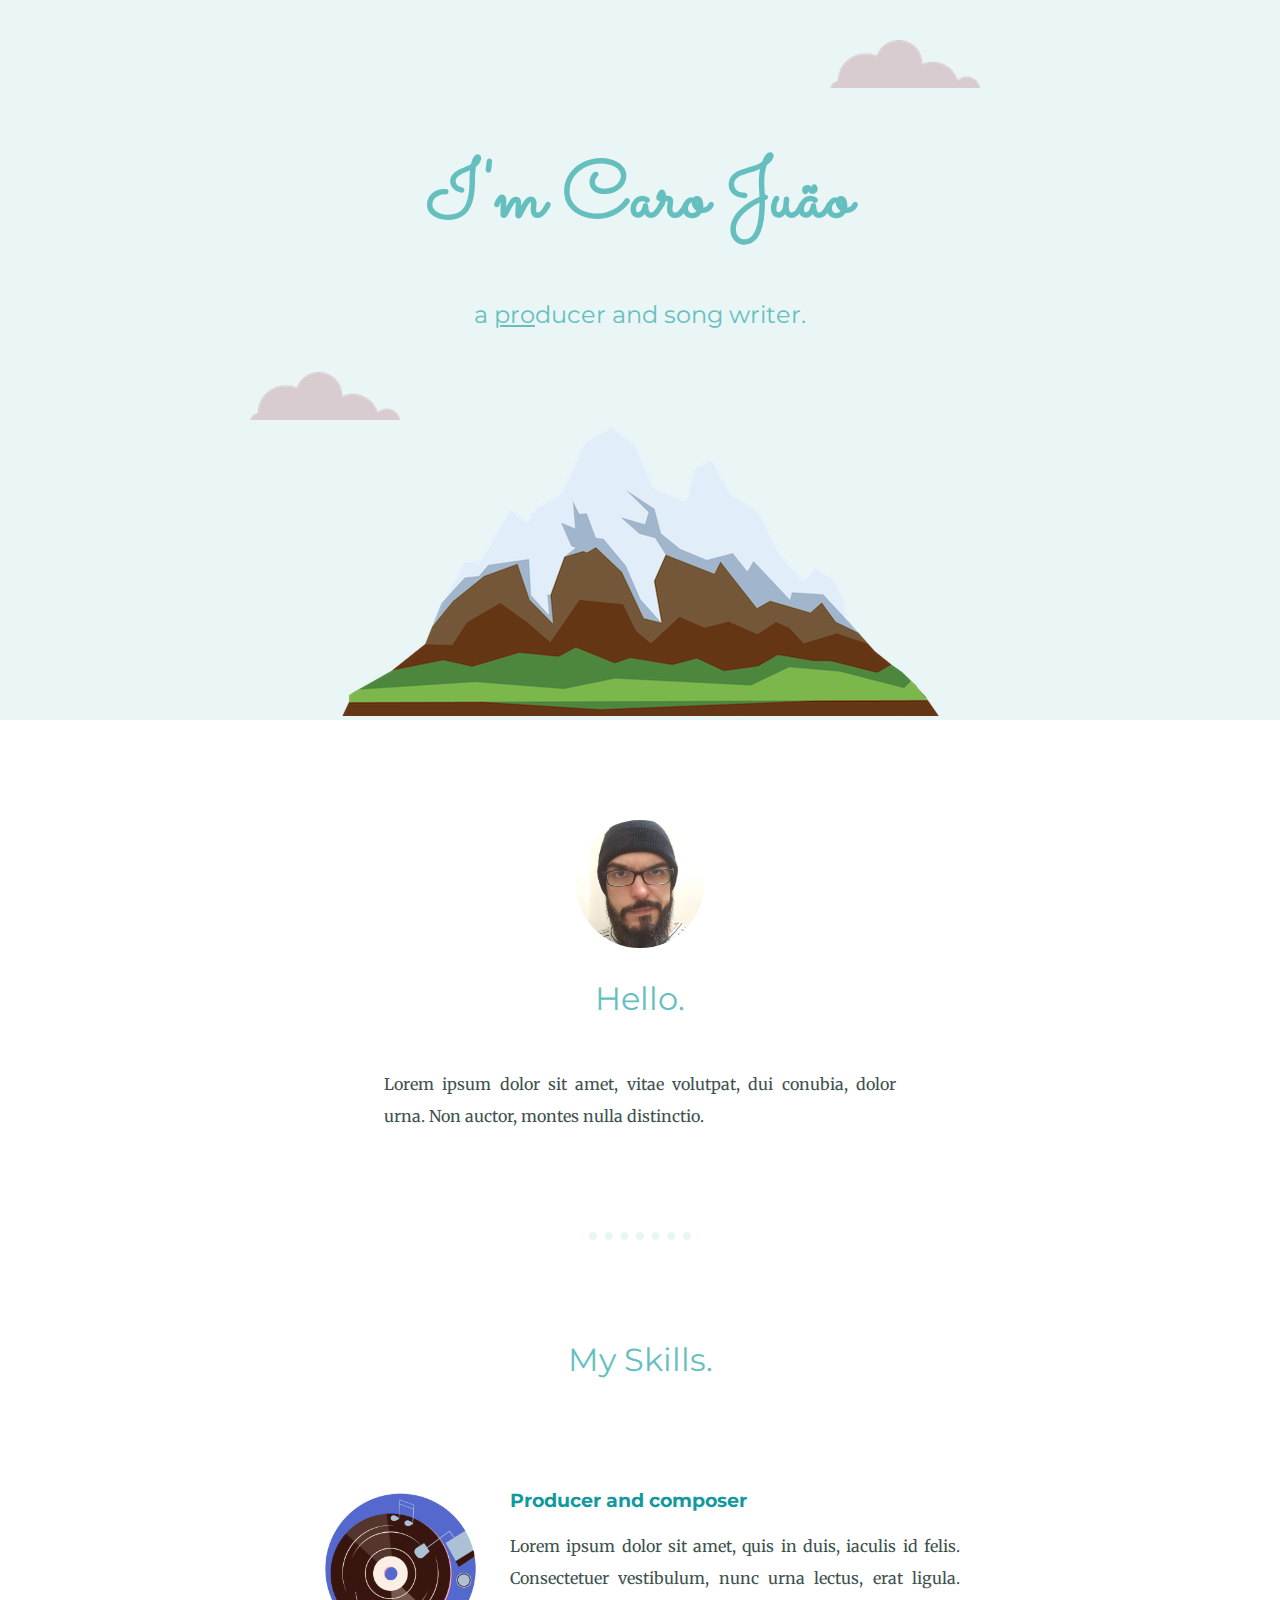
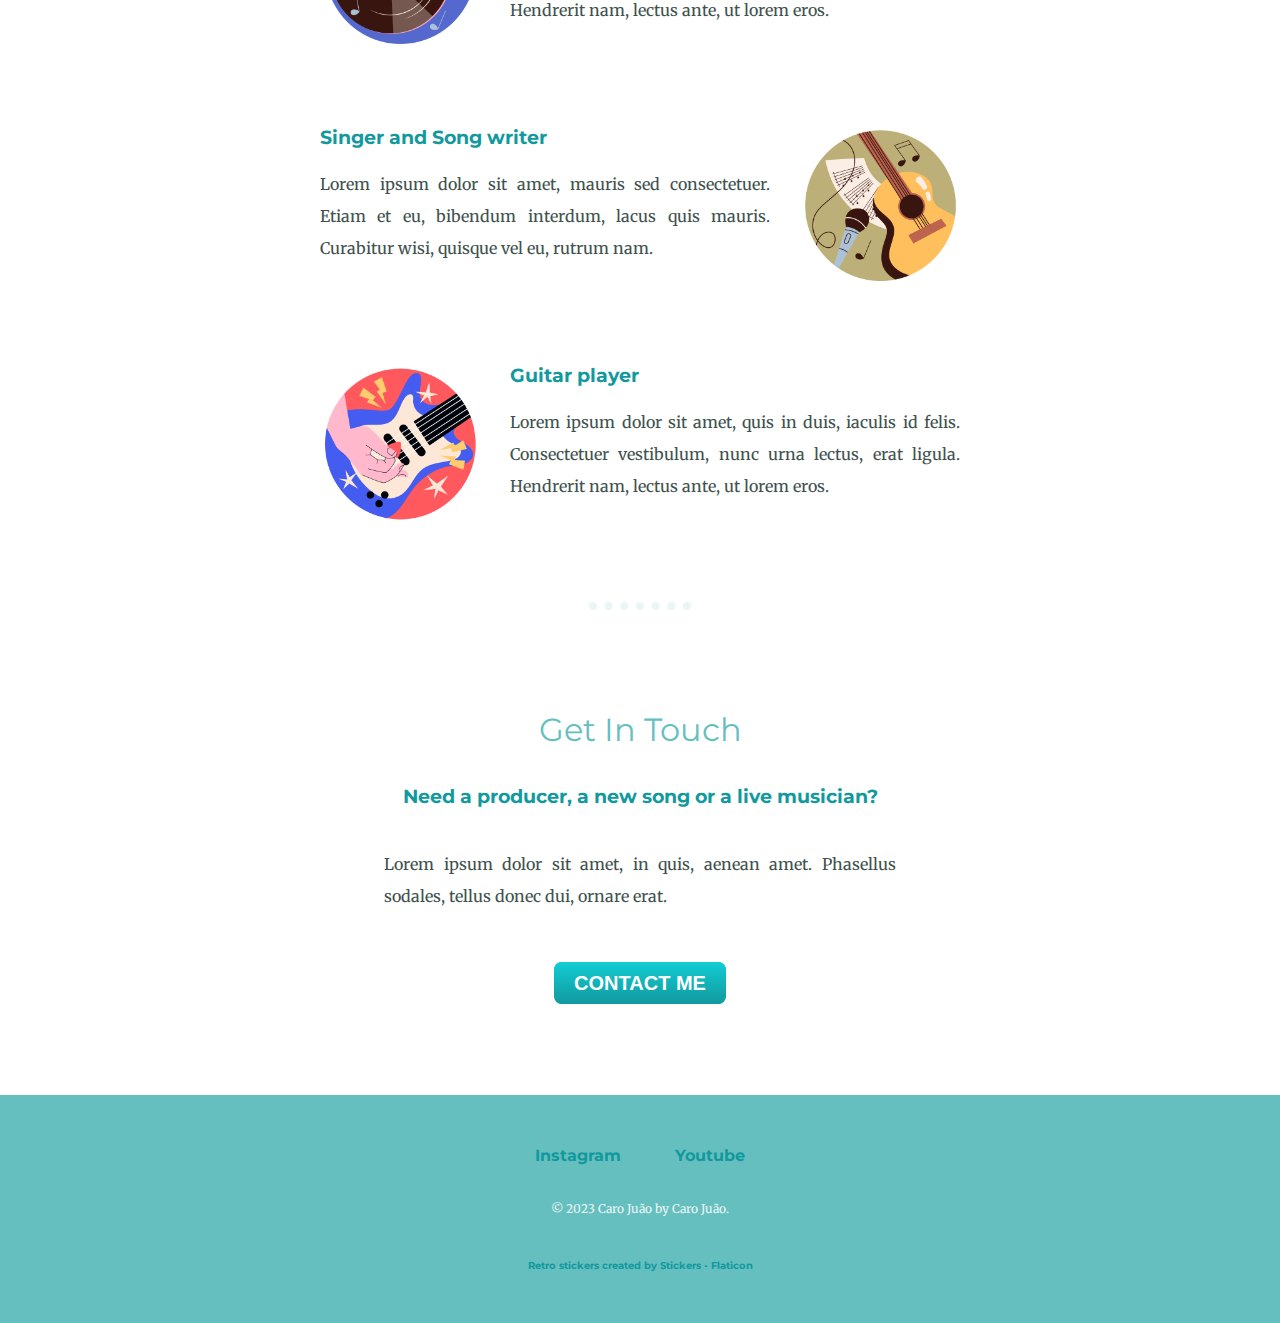
<file: index.html>
<!DOCTYPE html>
<html lang="en">

<head>
    <meta charset="UTF-8">
    <title>Caro Juão</title>
    <link rel="stylesheet" href="css/styles.css">
    <link rel="icon" href="my_favicon.ico">
    <link rel="preconnect" href="https://fonts.googleapis.com">
    <link rel="preconnect" href="https://fonts.gstatic.com" crossorigin>
    <link href="https://fonts.googleapis.com/css2?family=Merriweather&family=Montserrat&family=Sacramento&display=swap" rel="stylesheet">
</head>

<body>

    <div class="top_cont">
        <img class="top_cloud" src="images/cloud.png" alt="cloud-img">
        <h1>I'm Caro Juão</h1>
        <h2 class="intro">a <span class="pro">pro</span>ducer and song writer.</h2>
        <img class="bottom_cloud" src="images/cloud.png" alt="cloud-img">
        <img src="images/mountain.png" alt="mountain-img">
    </div>

<div class="mid_cont">
  <div class="profile">
    <img class="caro_juao" src="images/caro_juao.jpg" alt="caro-juao-img">
    <h2>Hello.</h2>
    <p class="intro">Lorem ipsum dolor sit amet, vitae volutpat, dui conubia, dolor urna. Non auctor, montes nulla distinctio.</p>
  </div>
  <hr>
  <div class="skills">
    <h2>My Skills.</h2>
    <div class="skill-row">
      <img class="code-img" src="images/vynil.png" alt="vynil-img">
      <h3>Producer and composer</h3>
      <p>Lorem ipsum dolor sit amet, quis in duis, iaculis id felis. Consectetuer vestibulum, nunc urna lectus, erat ligula. Hendrerit nam, lectus ante, ut lorem eros.</p>
    </div>
    <div class="skill-row">
      <img class="chilli-img" src="images/guitar.png" alt="guitar-img">
      <h3>Singer and Song writer</h3>
      <p>Lorem ipsum dolor sit amet, mauris sed consectetuer. Etiam et eu, bibendum interdum, lacus quis mauris. Curabitur wisi, quisque vel eu, rutrum nam.</p>
    </div>
    <div class="skill-row">
      <img class="code-img" src="images/electric-guitar.png" alt="electric-guitar-img">
      <h3>Guitar player</h3>
      <p>Lorem ipsum dolor sit amet, quis in duis, iaculis id felis. Consectetuer vestibulum, nunc urna lectus, erat ligula. Hendrerit nam, lectus ante, ut lorem eros.</p>
    </div>
  </div>
  <hr>
  <div class="contact-me">
    <h2>Get In Touch</h2>
    <h3>Need a producer, a new song or a live musician?</h3>
    <p class="contact-me">Lorem ipsum dolor sit amet, in quis, aenean amet. Phasellus sodales, tellus donec dui, ornare erat.</p>
    <a class="btn" href="mailto:carojuao@gmail.com">CONTACT ME</a>
  </div>
</div>

<div class="bot_cont">
  <a class="footer-link" href="https://www.instagram.com/carojuao">Instagram</a>
  <a class="footer-link" href="https://www.youtube.com/@carojuao">Youtube</a>
  <p class="end-credit">© 2023 Caro Juão by Caro Juão.</p>
  <a class="ref" href="https://www.flaticon.com/free-stickers/retro" title="retro stickers">Retro stickers created by Stickers - Flaticon</a>
</div>
</body>
</html>
</file>
<file: css/styles.css>
/*
#2C3639
#3F4E4F
#A27B5C
#DCD7C9
*/

a {
    color: #11999E;
    font-family: 'Montserrat', sans-serif;
    font-size: 1rem;
    font-weight: bold;
    margin: auto 25px;
    text-decoration: none;
}

a:hover {
    color: #EAF6F6;
}

body {
    color: #40514E;
    margin: 0px;
    text-align: center;
    font-family: 'Merriweather', serif;
}

h1 {
    color: #66BFBF;
    font-family: 'Sacramento', cursive;
    font-size: 5rem;
    line-height: 2;
    margin: 20px auto 0 auto;

}

h2 {
    color: #66BFBF;
    font-family: 'Montserrat', sans-serif;
    font-size: 2rem;
    font-weight: normal;
    padding-bottom: 10px;
}

h3 {
    color: #11999E;
    font-family: 'Montserrat', sans-serif;
}

hr {
    margin: 100px auto;
    border-color: #EAF6F6;
    border-style: dotted none none;
    border-width: 8px;
    width: 8%;
}

p {
    line-height: 2;
    text-align: justify;
    text-justify: inter-word;
}


a.btn {
  background: #11cdd4;
  background-image: -webkit-linear-gradient(top, #11cdd4, #11999e);
  background-image: -moz-linear-gradient(top, #11cdd4, #11999e);
  background-image: -ms-linear-gradient(top, #11cdd4, #11999e);
  background-image: -o-linear-gradient(top, #11cdd4, #11999e);
  background-image: linear-gradient(to bottom, #11cdd4, #11999e);
  -webkit-border-radius: 28;
  -moz-border-radius: 28;
  border-radius: 8px;
  font-family: Arial;
  color: #ffffff;
  font-size: 20px;
  padding: 10px 20px 10px 20px;
  text-decoration: none;
}

a.btn:hover {
  background: #3cb0fd;
  background-image: -webkit-linear-gradient(top, #30e3cb, #2bc4ad);
  background-image: -moz-linear-gradient(top, #30e3cb, #2bc4ad);
  background-image: -ms-linear-gradient(top, #30e3cb, #2bc4ad);
  background-image: -o-linear-gradient(top, #30e3cb, #2bc4ad);
  background-image: linear-gradient(to bottom, #30e3cb, #2bc4ad);
  text-decoration: none;
}
a.ref {
    font-size: 0.6rem;
}
div.bot_cont {
    background-color: #66BFBF;
    padding-top: 50px;
    padding-bottom: 50px;
}

div.mid_cont {
    margin: 100px 0;
}

div.skill-row {
    margin: 100px auto;
    text-align: left;
    width: 50%;
}

div.top_cont {
    background-color: #EAF6F6;
    position: relative;
    padding-top: 100px;
}

h2.intro {
    font-size: 1.5rem;
}

img.bottom_cloud {
    bottom: 300px;
    left: 250px;
    position: absolute;
}

img.caro_juao {
    border-radius: 100%;
    width: 10%;
}

img.code-img {
    float: left;
    margin-right: 30px;
    width: 25%;
}

img.chilli-img {
    float: right;
    margin-left: 30px;
    width: 25%;
}

img.top_cloud {
    position: absolute;
    right: 300px;
    top: 40px;
}

p.contact-me {
    width: 40%;
    margin: 40px auto 60px;
}
p.end-credit {
    color: #EAF6F6;
    font-size: 0.75rem;
    padding: 20px 0;
    text-align: center;
}

p.intro {
    width: 40%;
    margin: 40px auto 60px;
}

span.pro {
    text-decoration: underline;
    color: #66BFBF;
}
</file>
